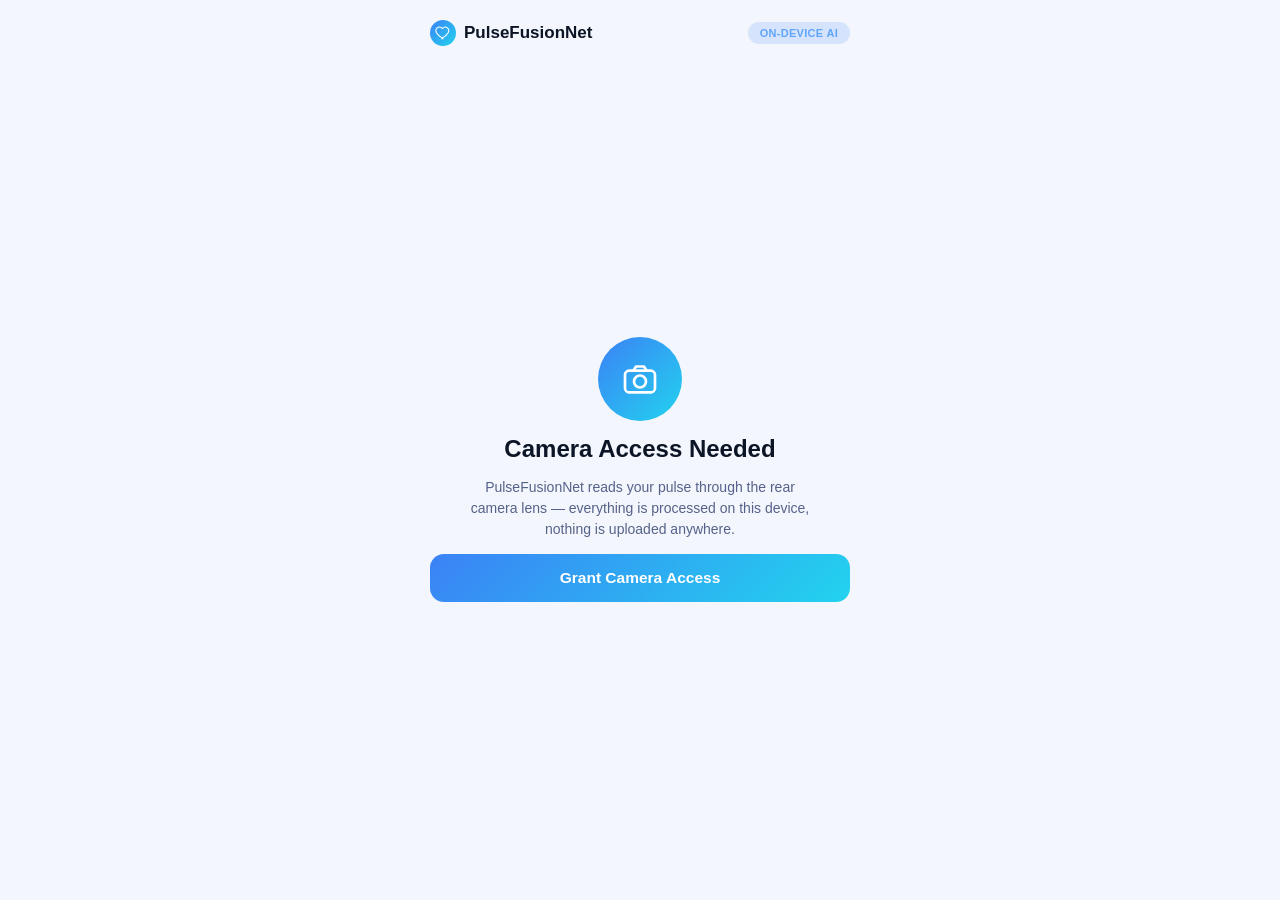
<file: web_app/index.html>
<!doctype html>
<html lang="en">
<head>
<meta charset="UTF-8" />
<meta name="viewport" content="width=device-width, initial-scale=1, viewport-fit=cover, maximum-scale=1" />
<title>PulseFusionNet — Heart Rate</title>
<meta name="description" content="Camera-based PPG heart-rate monitor. Runs entirely on your phone — no server, no network calls." />
<meta name="theme-color" content="#05070c" />
<link rel="manifest" href="manifest.webmanifest" />
<link rel="apple-touch-icon" href="icons/icon-192.png" />
<link rel="icon" href="icons/icon-192.png" />
<meta name="apple-mobile-web-app-capable" content="yes" />
<meta name="apple-mobile-web-app-status-bar-style" content="black-translucent" />
<meta name="apple-mobile-web-app-title" content="PulseFusion" />
<link rel="stylesheet" href="style.css" />
</head>
<body>
<!-- Stroke-icon sprite — no emoji, mirrors the Android app's custom Icons.kt set -->
<svg style="display:none" aria-hidden="true">
  <symbol id="i-heart" viewBox="0 0 24 24"><path d="M12 20.5s-7.5-4.6-10-9.3C.4 8 1.6 4.5 5 3.4c2.3-.7 4.6.2 6 2.1 1.4-1.9 3.7-2.8 6-2.1 3.4 1.1 4.6 4.6 3 7.8-2.5 4.7-10 9.3-10 9.3z" fill="none" stroke="currentColor" stroke-width="1.6" stroke-linejoin="round"/></symbol>
  <symbol id="i-camera" viewBox="0 0 24 24"><rect x="3" y="7" width="18" height="13" rx="2.5" fill="none" stroke="currentColor" stroke-width="1.6"/><path d="M8 7l1.6-2.5h4.8L16 7" fill="none" stroke="currentColor" stroke-width="1.6" stroke-linejoin="round"/><circle cx="12" cy="13.5" r="3.6" fill="none" stroke="currentColor" stroke-width="1.6"/></symbol>
  <symbol id="i-finger" viewBox="0 0 24 24"><path d="M12 3c-3.3 0-6 2.7-6 6v4c0 3.9 2.6 7.2 6 8 3.4-.8 6-4.1 6-8V9c0-3.3-2.7-6-6-6z" fill="none" stroke="currentColor" stroke-width="1.6"/><path d="M9 12v1c0 2.2 1.3 4 3 4.6M15 12v1c0 .8-.1 1.6-.4 2.3M12 8v1M9 10.2v.3" fill="none" stroke="currentColor" stroke-width="1.4" stroke-linecap="round"/></symbol>
  <symbol id="i-flash" viewBox="0 0 24 24"><path d="M13 2 4 14h6l-1 8 9-12h-6l1-8z" fill="none" stroke="currentColor" stroke-width="1.6" stroke-linejoin="round"/></symbol>
  <symbol id="i-chevron" viewBox="0 0 24 24"><path d="M9 5l7 7-7 7" fill="none" stroke="currentColor" stroke-width="1.8" stroke-linecap="round" stroke-linejoin="round"/></symbol>
  <symbol id="i-warn" viewBox="0 0 24 24"><path d="M12 3 2 20h20L12 3z" fill="none" stroke="currentColor" stroke-width="1.6" stroke-linejoin="round"/><path d="M12 10v4M12 16.5v.1" stroke="currentColor" stroke-width="1.8" stroke-linecap="round"/></symbol>
  <symbol id="i-check" viewBox="0 0 24 24"><circle cx="12" cy="12" r="9" fill="none" stroke="currentColor" stroke-width="1.6"/><path d="M8 12.5l2.6 2.6L16 9.5" fill="none" stroke="currentColor" stroke-width="1.8" stroke-linecap="round" stroke-linejoin="round"/></symbol>
  <symbol id="i-refresh" viewBox="0 0 24 24"><path d="M4 12a8 8 0 0 1 14-5.3M20 12a8 8 0 0 1-14 5.3" fill="none" stroke="currentColor" stroke-width="1.6" stroke-linecap="round"/><path d="M18 3v4h-4M6 21v-4h4" stroke="currentColor" stroke-width="1.6" stroke-linecap="round" stroke-linejoin="round"/></symbol>
  <symbol id="i-target" viewBox="0 0 24 24"><circle cx="12" cy="12" r="8.5" fill="none" stroke="currentColor" stroke-width="1.4"/><circle cx="12" cy="12" r="4.5" fill="none" stroke="currentColor" stroke-width="1.4"/><circle cx="12" cy="12" r="1" fill="currentColor"/></symbol>
  <symbol id="i-clock" viewBox="0 0 24 24"><circle cx="12" cy="12" r="9" fill="none" stroke="currentColor" stroke-width="1.6"/><path d="M12 7v5l3.5 2" fill="none" stroke="currentColor" stroke-width="1.6" stroke-linecap="round" stroke-linejoin="round"/></symbol>
  <symbol id="i-bulb" viewBox="0 0 24 24"><path d="M9 18h6M10 21h4M8 14a5 5 0 1 1 8 0c-.8.9-1.3 1.6-1.3 2.6h-5.4c0-1-.5-1.7-1.3-2.6z" fill="none" stroke="currentColor" stroke-width="1.6" stroke-linejoin="round"/></symbol>
  <symbol id="i-pin" viewBox="0 0 24 24"><path d="M12 21s7-6.3 7-11.5A7 7 0 1 0 5 9.5C5 14.7 12 21 12 21z" fill="none" stroke="currentColor" stroke-width="1.6" stroke-linejoin="round"/><circle cx="12" cy="9.5" r="2.4" fill="none" stroke="currentColor" stroke-width="1.4"/></symbol>
  <symbol id="i-shield" viewBox="0 0 24 24"><path d="M12 3l7 3v6c0 4.5-3 7.7-7 9-4-1.3-7-4.5-7-9V6l7-3z" fill="none" stroke="currentColor" stroke-width="1.6" stroke-linejoin="round"/></symbol>
  <symbol id="i-bars" viewBox="0 0 24 24"><path d="M5 20V11M11 20V6M17 20v-7" stroke="currentColor" stroke-width="1.8" stroke-linecap="round"/></symbol>
</svg>

<div id="app">
  <div class="brand-row">
    <div class="brand"><span class="brand-icon"><svg class="icon" width="16" height="16"><use href="#i-heart"/></svg></span><span>PulseFusionNet</span></div>
    <span class="pill pill-blue">ON-DEVICE AI</span>
  </div>

  <section id="screen-permission" class="screen">
    <div class="center">
      <div class="hero-icon"><svg class="icon" width="40" height="40"><use href="#i-camera"/></svg></div>
      <h1>Camera Access Needed</h1>
      <p class="sub">PulseFusionNet reads your pulse through the rear camera lens — everything is processed on this device, nothing is uploaded anywhere.</p>
      <button id="btn-grant" class="btn">Grant Camera Access</button>
      <p id="permission-error" class="sub hidden" style="color:var(--pulse)"></p>
    </div>
  </section>

  <section id="screen-home" class="screen">
    <div class="scroll">
      <div class="hero-card">
        <svg class="icon heartbeat" width="44" height="44"><use href="#i-heart"/></svg>
        <h2>Ready when you are</h2>
        <p class="sub">60-second on-device pulse scan</p>
      </div>

      <button id="btn-start" class="btn"><svg class="icon" width="18" height="18"><use href="#i-finger"/></svg>Start Measurement</button>

      <div class="card collapsible" id="how-it-works-toggle">
        <div class="card-row">
          <div class="section-header"><svg class="icon" width="16" height="16"><use href="#i-bulb"/></svg><span>How it works</span></div>
          <svg id="how-chevron" class="icon chevron" width="16" height="16"><use href="#i-chevron"/></svg>
        </div>
        <div id="how-it-works-body" class="collapsible-body hidden">
          <div class="step-row"><div class="step-icon"><svg class="icon" width="14" height="14"><use href="#i-camera"/></svg></div><div><b>Open the scanner</b><p class="sub small">Tap Start Measurement to activate the rear camera.</p></div></div>
          <div class="step-row"><div class="step-icon"><svg class="icon" width="14" height="14"><use href="#i-finger"/></svg></div><div><b>Cover the lens</b><p class="sub small">Rest your fingertip flat over the camera, flash needed only if ambient light is low.</p></div></div>
          <div class="step-row"><div class="step-icon"><svg class="icon" width="14" height="14"><use href="#i-clock"/></svg></div><div><b>Hold steady</b><p class="sub small">Keep still for 60 seconds while the signal stabilizes.</p></div></div>
          <div class="step-row"><div class="step-icon"><svg class="icon" width="14" height="14"><use href="#i-check"/></svg></div><div><b>Read your result</b><p class="sub small">The on-device model returns your BPM and confidence.</p></div></div>
        </div>
      </div>

      <div class="card">
        <div class="section-header"><svg class="icon" width="18" height="18"><use href="#i-pin"/></svg><span>Scanning Guidance</span></div>
        <div class="step-row"><div class="step-icon cyan"><svg class="icon" width="12" height="12"><use href="#i-target"/></svg></div><div><b class="small">Reliable Range: 54 – 135 BPM</b><p class="sub small">Optimized for still resting measurement on smartphone camera optical sensors.</p></div></div>
        <div class="step-row"><div class="step-icon cyan"><svg class="icon" width="12" height="12"><use href="#i-clock"/></svg></div><div><b class="small">Post-Exercise Tip (Wait 3 Mins)</b><p class="sub small">After heavy exercise, rest for 3 minutes before measuring for your pulse to stabilize.</p></div></div>
        <div class="step-row"><div class="step-icon cyan"><svg class="icon" width="12" height="12"><use href="#i-warn"/></svg></div><div><b class="small">Elevated Heart Rate Tip</b><p class="sub small">If your heart felt fast during measurement, wait 3 minutes and re-measure while sitting comfortably.</p></div></div>
      </div>

      <div class="note"><svg class="icon" width="15" height="15"><use href="#i-shield"/></svg><span>General wellness reference only — not a medical device.</span></div>
    </div>
  </section>

  <section id="screen-detecting" class="screen">
    <div class="screen-header">
      <div class="header-left"><button id="btn-cancel" class="icon-btn"><svg class="icon" width="20" height="20"><use href="#i-chevron" style="transform:rotate(180deg)"/></svg></button><span>Finger Detection</span></div>
      <button id="btn-flash" class="pill pill-toggle hidden"><svg class="icon" width="16" height="16"><use href="#i-flash"/></svg><span>Flash OFF</span></button>
    </div>

    <div class="center" style="flex:0 0 auto;padding:20px 0">
      <div id="detecting-ring" class="ring">
        <video id="camera-preview" autoplay muted playsinline></video>
        <div class="ring-overlay"></div>
        <svg class="icon finger-pulse" id="finger-icon" width="38" height="38"><use href="#i-finger"/></svg>
      </div>
    </div>

    <div class="card">
      <div class="status-row">
        <span id="detecting-dot" class="dot"></span>
        <div><b id="detecting-title">Waiting for finger…</b><p id="detecting-status" class="sub small">Cover the camera lens completely with your fingertip</p></div>
      </div>
      <div class="progress-track"><div id="stabilization-bar" class="progress-fill"></div></div>
    </div>

    <div id="detecting-wave-card" class="card hidden">
      <p class="label">LIVE SIGNAL</p>
      <canvas id="wave-detecting-card" width="360" height="70"></canvas>
    </div>

    <div class="note">
      <svg class="icon" width="18" height="18"><use href="#i-bulb"/></svg>
      <span>Note: When ambient light is low or dark, turn ON the flash for better signal.</span>
    </div>
    <pre id="debug" class="hidden"></pre>
  </section>

  <section id="screen-measuring" class="screen">
    <div class="screen-header">
      <span>Measuring</span>
      <div class="header-right">
        <button id="btn-flash-m" class="pill pill-toggle hidden"><svg class="icon" width="14" height="14"><use href="#i-flash"/></svg><span>Flash OFF</span></button>
        <span class="pill-live"><span class="dot live"></span>LIVE</span>
      </div>
    </div>

    <div id="finger-status-pill" class="status-pill"><span class="dot"></span><span id="finger-status-text">Finger detected — measuring</span></div>

    <div class="center" style="flex:0 0 auto;padding:16px 0">
      <div class="ring ring-lg">
        <video id="camera-preview-m" autoplay muted playsinline></video>
        <div class="ring-overlay strong"></div>
        <div class="ring-center">
          <span id="seconds-remaining" class="seconds">60</span>
          <span id="seconds-label" class="seconds-label">sec left</span>
        </div>
      </div>
    </div>

    <div class="live-reading-card">
      <p class="label">LIVE READING</p>
      <div class="big-bpm"><span id="live-bpm">--</span><span class="unit">BPM</span></div>
      <p class="sub small">Updates every 3 seconds</p>
    </div>

    <div id="measuring-wave-card" class="card hidden">
      <p class="label">PPG SIGNAL</p>
      <canvas id="wave-measuring" width="360" height="70"></canvas>
    </div>

    <div class="quality-row">
      <div class="quality-label-row"><span class="sub small">Signal Quality</span><span id="signal-quality-text" class="sub small cyan">0%</span></div>
      <div class="progress-track"><div id="signal-quality-bar" class="progress-fill quality"></div></div>
    </div>

    <button id="btn-cancel-measuring" class="btn secondary" style="margin-top:16px">Cancel</button>
  </section>

  <section id="screen-result" class="screen">
    <div class="scroll">
      <div class="row-between">
        <h1 style="font-size:22px">Your Result</h1>
        <span class="pill pill-green">COMPLETE</span>
      </div>

      <div class="result-card">
        <div id="result-icon" class="hero-icon sm"><svg class="icon" width="24" height="24"><use href="#i-heart"/></svg></div>
        <p class="label">HEART RATE</p>
        <div class="result-bpm"><span id="result-bpm">--</span></div>
        <p class="sub" style="margin-top:-8px">BPM</p>
        <span id="result-zone" class="zone-badge zone-normal">NORMAL</span>
      </div>

      <p id="result-tachycardia" class="warning-banner hidden">Reading may be a halved high heart rate. If you felt your heart racing, re-measure to confirm.</p>

      <div class="stat-row">
        <div class="stat-card"><svg class="icon" width="16" height="16"><use href="#i-target"/></svg><div id="result-confidence" class="value">--</div><div class="label">Confidence</div></div>
        <div class="stat-card"><svg class="icon" width="16" height="16"><use href="#i-finger"/></svg><div id="result-samples" class="value">--</div><div class="label">Readings</div></div>
        <div class="stat-card"><svg class="icon" width="16" height="16"><use href="#i-bars"/></svg><div id="result-sqi" class="value">--</div><div class="label">Signal Quality</div></div>
      </div>

      <div class="card">
        <div class="section-header"><svg class="icon" width="16" height="16"><use href="#i-bars"/></svg><span>Heart rate zones</span></div>
        <div class="zone-legend">
          <div class="zone-row"><span class="zone-dot" style="background:#60a5fa"></span><b>&lt; 60 BPM</b><span class="sub small">Bradycardia</span></div>
          <div class="zone-row"><span class="zone-dot" style="background:var(--ok)"></span><b>60–100 BPM</b><span class="sub small">Normal Resting</span></div>
          <div class="zone-row"><span class="zone-dot" style="background:var(--warn)"></span><b>100–120 BPM</b><span class="sub small">Elevated</span></div>
          <div class="zone-row"><span class="zone-dot" style="background:var(--pulse)"></span><b>&gt; 120 BPM</b><span class="sub small">High — Rest &amp; Recheck</span></div>
        </div>
      </div>

      <div class="note"><svg class="icon" width="15" height="15"><use href="#i-shield"/></svg><span>For general wellness &amp; research reference only. Not a medical device.</span></div>

      <button id="btn-done" class="btn"><svg class="icon" width="16" height="16"><use href="#i-check"/></svg>Done</button>
      <button id="btn-again" class="btn secondary"><svg class="icon" width="16" height="16"><use href="#i-refresh"/></svg>Measure Again</button>
    </div>
  </section>

  <section id="screen-failed" class="screen">
    <div class="scroll">
      <div class="center" style="flex:0 0 auto;padding-top:8px">
        <div class="hero-icon warn"><svg class="icon" width="40" height="40"><use href="#i-warn"/></svg></div>
        <h1 style="color:var(--pulse)">Measurement Failed</h1>
        <p id="failed-reason" class="sub"></p>
      </div>
      <div class="card">
        <div class="section-header"><svg class="icon" width="16" height="16"><use href="#i-pin"/></svg><span>Tips for accurate reading</span></div>
        <div class="tip-row"><svg class="icon" width="14" height="14"><use href="#i-chevron"/></svg><span>Keep your finger flat and still on the lens</span></div>
        <div class="tip-row"><svg class="icon" width="14" height="14"><use href="#i-chevron"/></svg><span>Apply gentle, steady pressure — not too hard</span></div>
        <div class="tip-row"><svg class="icon" width="14" height="14"><use href="#i-chevron"/></svg><span>Rest your arm on a surface to reduce motion</span></div>
        <div class="tip-row"><svg class="icon" width="14" height="14"><use href="#i-chevron"/></svg><span>Avoid scrolling or tapping during measurement</span></div>
        <div class="tip-row"><svg class="icon" width="14" height="14"><use href="#i-chevron"/></svg><span>If outdoors, shade the camera from direct sunlight</span></div>
      </div>
      <button id="btn-retry" class="btn"><svg class="icon" width="16" height="16"><use href="#i-refresh"/></svg>Try Again</button>
      <button id="btn-failed-home" class="btn-text">Back to home</button>
    </div>
  </section>
</div>
<script type="module" src="js/app.js"></script>
</body>
</html>
</file>
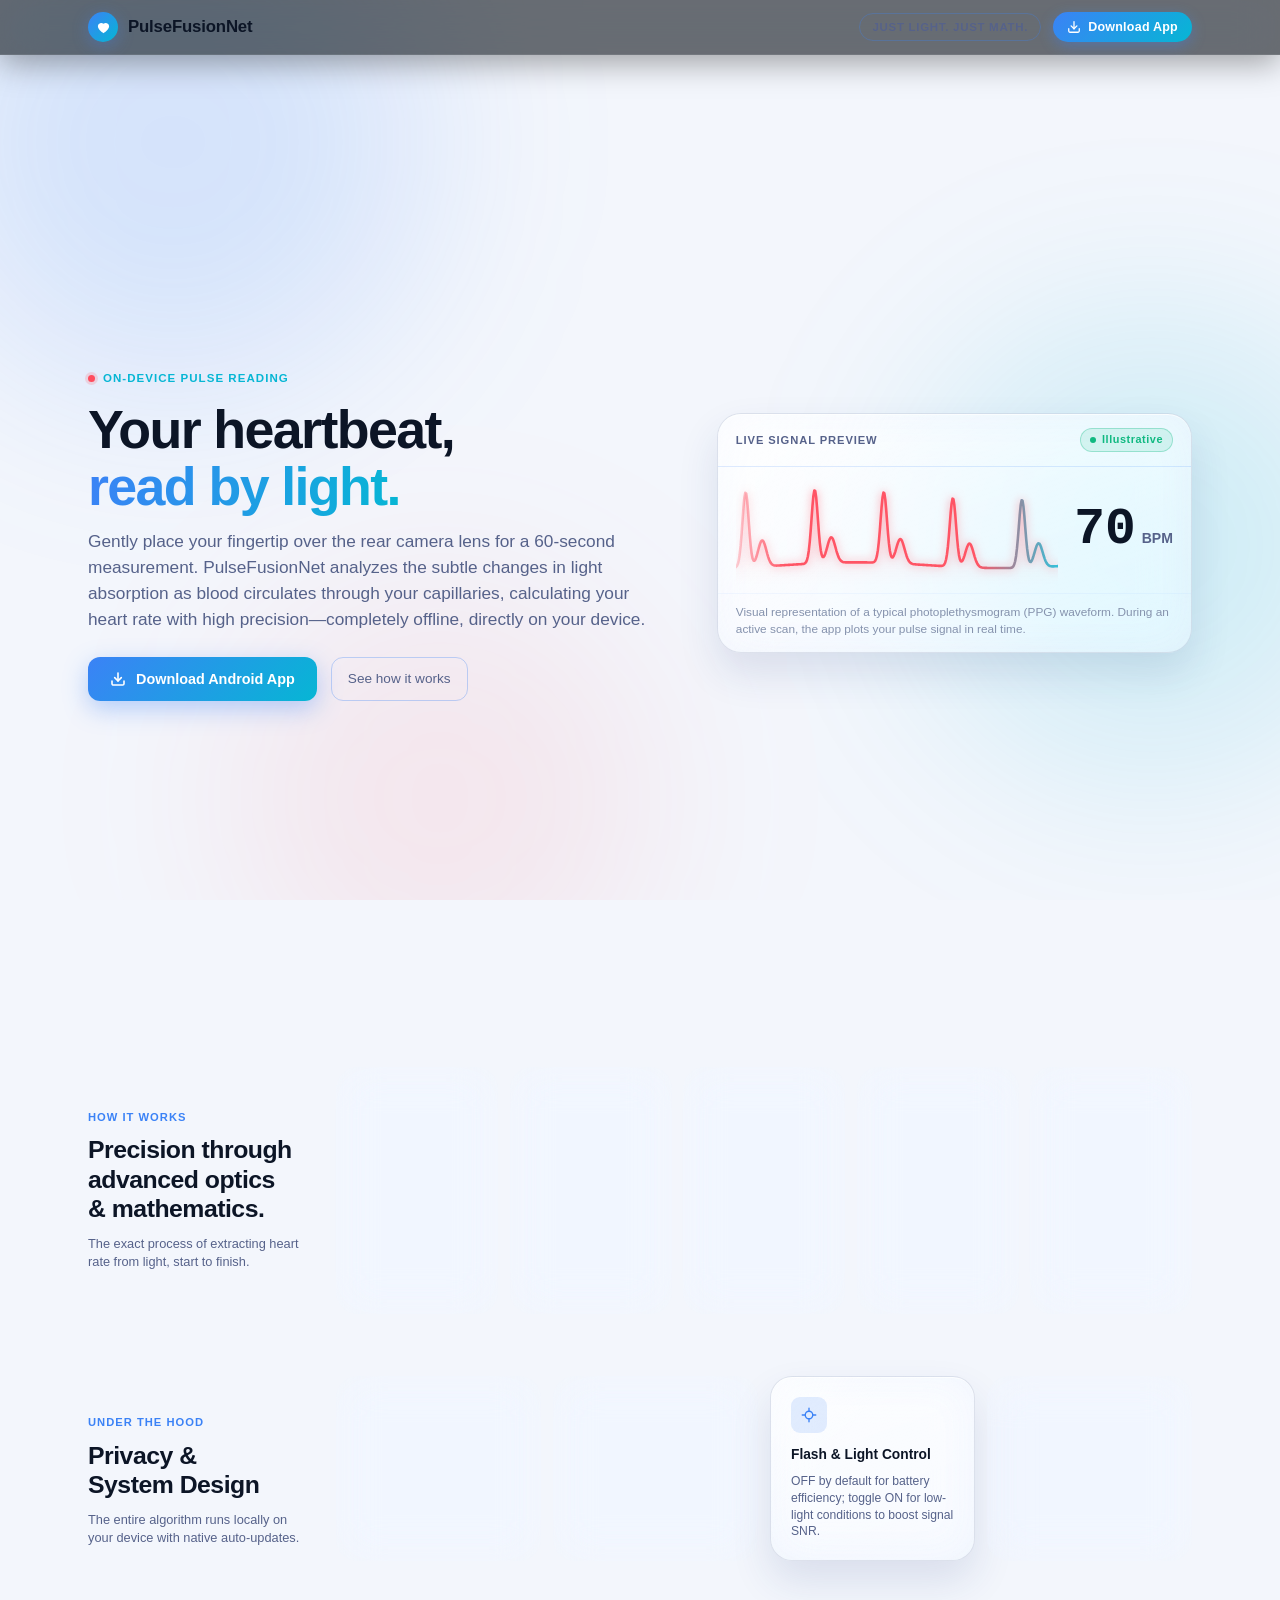
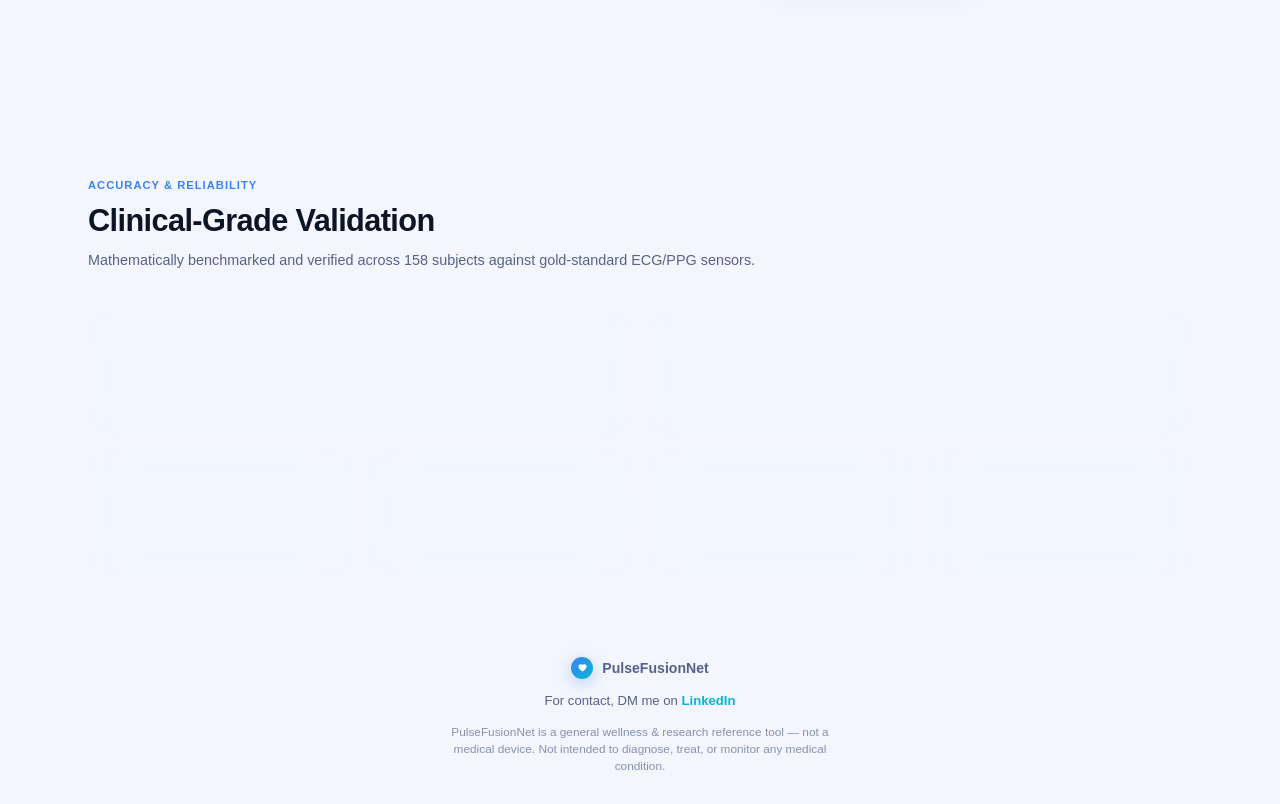
<file: website/index.html>
<!DOCTYPE html>
<html lang="en">

<head>
  <meta charset="UTF-8" />
  <meta name="viewport" content="width=device-width, initial-scale=1" />
  <title>PulseFusionNet — Your heartbeat, read by light</title>
  <meta name="description"
    content="PulseFusionNet reads your pulse from a fingertip and a camera, entirely on-device." />

  <style>
    :root {
      --bg: #05070c;
      --surface: #0b1220;
      --surface-2: #101b2e;
      --ink: #eaf2ff;
      --muted: #8b9ab5;
      --muted-2: #56658a;
      --blue: #3b82f6;
      --cyan: #06b6d4;
      --pulse: #ff4d5e;
      --ok: #10b981;
      --border: rgba(120, 160, 255, 0.14);
      --border-strong: rgba(120, 160, 255, 0.28);
      --font-sans: -apple-system, BlinkMacSystemFont, "Segoe UI", Roboto, "Helvetica Neue", Arial, sans-serif;
      --font-mono: ui-monospace, "SF Mono", "Cascadia Code", "Roboto Mono", "Courier New", monospace;
      --shadow: 0 24px 60px rgba(0, 0, 0, 0.45);

      /* Liquid-glass tokens — Glossy, translucent, ambient glow */
      --glass-bg: linear-gradient(160deg, rgba(255, 255, 255, 0.085), rgba(255, 255, 255, 0.02));
      --glass-border: rgba(255, 255, 255, 0.13);
      --glass-border-hover: rgba(59, 130, 246, 0.38);
      --glass-sheen: rgba(255, 255, 255, 0.18);
      --glass-shadow: inset 0 1px 0 rgba(255, 255, 255, 0.16), inset 0 0 46px rgba(59, 130, 246, 0.06), 0 20px 44px rgba(0, 0, 0, 0.35);
      --glass-shadow-hover: inset 0 1px 0 rgba(255, 255, 255, 0.24), inset 0 0 56px rgba(59, 130, 246, 0.12), 0 26px 52px rgba(0, 0, 0, 0.45);
    }

    :root[data-theme="light"] {
      --bg: #f3f6fc;
      --surface: #ffffff;
      --surface-2: #eef2fb;
      --ink: #0c1526;
      --muted: #56628a;
      --muted-2: #8592ad;
      --border: rgba(59, 130, 246, 0.16);
      --border-strong: rgba(59, 130, 246, 0.3);
      --shadow: 0 24px 50px rgba(30, 60, 120, 0.1);
      --glass-bg: linear-gradient(160deg, rgba(255, 255, 255, 0.78), rgba(255, 255, 255, 0.48));
      --glass-border: rgba(30, 60, 120, 0.14);
      --glass-border-hover: rgba(59, 130, 246, 0.38);
      --glass-sheen: rgba(255, 255, 255, 0.7);
      --glass-shadow: inset 0 1px 0 rgba(255, 255, 255, 0.7), inset 0 0 40px rgba(59, 130, 246, 0.05), 0 20px 40px rgba(30, 60, 120, 0.12);
      --glass-shadow-hover: inset 0 1px 0 rgba(255, 255, 255, 0.85), inset 0 0 50px rgba(59, 130, 246, 0.09), 0 26px 50px rgba(30, 60, 120, 0.16);
    }

    @media (prefers-color-scheme: light) {
      :root:not([data-theme="dark"]) {
        --bg: #f3f6fc;
        --surface: #ffffff;
        --surface-2: #eef2fb;
        --ink: #0c1526;
        --muted: #56628a;
        --muted-2: #8592ad;
        --border: rgba(59, 130, 246, 0.16);
        --border-strong: rgba(59, 130, 246, 0.3);
        --shadow: 0 24px 50px rgba(30, 60, 120, 0.1);
        --glass-bg: linear-gradient(160deg, rgba(255, 255, 255, 0.78), rgba(255, 255, 255, 0.48));
        --glass-border: rgba(30, 60, 120, 0.14);
        --glass-border-hover: rgba(59, 130, 246, 0.38);
        --glass-sheen: rgba(255, 255, 255, 0.7);
        --glass-shadow: inset 0 1px 0 rgba(255, 255, 255, 0.7), inset 0 0 40px rgba(59, 130, 246, 0.05), 0 20px 40px rgba(30, 60, 120, 0.12);
        --glass-shadow-hover: inset 0 1px 0 rgba(255, 255, 255, 0.85), inset 0 0 50px rgba(59, 130, 246, 0.09), 0 26px 50px rgba(30, 60, 120, 0.16);
      }
    }

    * {
      box-sizing: border-box;
      margin: 0;
      padding: 0;
    }

    html {
      -webkit-text-size-adjust: 100%;
      scroll-behavior: smooth;
    }

    body {
      background: var(--bg);
      color: var(--ink);
      font-family: var(--font-sans);
      line-height: 1.45;
      overflow-x: hidden;
      transition: background 0.3s ease, color 0.3s ease;
    }

    ::selection {
      background: var(--blue);
      color: #fff;
    }

    a {
      color: inherit;
      text-decoration: none;
    }

    .num {
      font-family: var(--font-mono);
      font-variant-numeric: tabular-nums;
    }

    .wrap {
      max-width: 1200px;
      margin: 0 auto;
      width: 100%;
      padding: 0 clamp(20px, 4vw, 48px);
    }

    /* ── Viewport Sections ───────────────────────────────────── */
    .vh-section {
      min-height: auto;
      display: flex;
      flex-direction: column;
      justify-content: center;
      position: relative;
      padding: clamp(60px, 8vh, 100px) 0;
      box-sizing: border-box;
      z-index: 1;
    }

    /* ── Specific Section Spacing Adjustments ────────────────── */
    #hero {
      padding-top: clamp(40px, 6vh, 70px);
      padding-bottom: clamp(15px, 2vh, 30px);
    }

    #how {
      padding-top: clamp(20px, 3vh, 40px);
      padding-bottom: clamp(90px, 12vh, 140px);
    }

    #trust {
      padding-top: clamp(80px, 10vh, 120px);
      padding-bottom: clamp(60px, 8vh, 100px);
    }

    @media (max-width: 960px),
    (max-height: 720px) {
      html {
        scroll-snap-type: none;
      }

      .vh-section {
        height: auto;
        min-height: auto;
        padding: 32px 0;
      }
    }

    /* ── Ambient Glow Background ────────────────────────────── */
    .bg-glow {
      position: fixed;
      inset: 0;
      pointer-events: none;
      z-index: 0;
      overflow: hidden;
    }

    .bg-glow span {
      position: absolute;
      border-radius: 50%;
      filter: blur(95px);
    }

    .bg-glow .g1 {
      width: 500px;
      height: 500px;
      top: -12%;
      left: -6%;
      background: rgba(59, 130, 246, 0.16);
    }

    .bg-glow .g2 {
      width: 460px;
      height: 460px;
      top: 35%;
      right: -8%;
      background: rgba(6, 182, 212, 0.14);
    }

    .bg-glow .g3 {
      width: 420px;
      height: 420px;
      bottom: -12%;
      left: 18%;
      background: rgba(255, 77, 94, 0.09);
    }

    /* ── Sticky Liquid-Glass Navbar ─────────────────────────── */
    .navbar-sticky {
      position: fixed;
      top: 0;
      left: 0;
      right: 0;
      z-index: 10000;
      padding: 12px 0;
      background: rgba(13, 17, 23, 0.60);
      backdrop-filter: blur(20px) saturate(180%);
      -webkit-backdrop-filter: blur(20px) saturate(180%);
      border-bottom: 1px solid rgba(255, 255, 255, 0.08);
      box-shadow: 0 8px 32px 0 rgba(0, 0, 0, 0.35);
    }

    .nav-inner {
      display: flex;
      align-items: center;
      justify-content: space-between;
    }

    .brand {
      display: flex;
      align-items: center;
      gap: 10px;
      font-weight: 700;
      font-size: 1.05rem;
      letter-spacing: -0.01em;
    }

    .brand-mark {
      width: 30px;
      height: 30px;
      border-radius: 50%;
      background: linear-gradient(135deg, var(--blue), var(--cyan));
      display: grid;
      place-items: center;
      flex-shrink: 0;
      box-shadow: 0 4px 16px rgba(59, 130, 246, 0.35);
    }

    .brand-mark svg {
      width: 15px;
      height: 15px;
    }

    .nav-tag {
      font-size: 0.72rem;
      font-weight: 600;
      letter-spacing: 0.06em;
      text-transform: uppercase;
      color: var(--muted);
      border: 1px solid var(--border-strong);
      border-radius: 20px;
      padding: 5px 12px;
      white-space: nowrap;
    }

    .btn-download-nav {
      display: inline-flex;
      align-items: center;
      gap: 7px;
      font-size: 0.78rem;
      font-weight: 700;
      letter-spacing: 0.02em;
      color: #fff;
      background: linear-gradient(135deg, var(--blue), var(--cyan));
      border: none;
      padding: 6px 14px;
      border-radius: 20px;
      text-decoration: none;
      box-shadow: 0 4px 14px rgba(59, 130, 246, 0.38);
      transition: transform 0.2s ease, box-shadow 0.2s ease;
    }

    .btn-download-nav:hover {
      transform: translateY(-1.5px);
      box-shadow: 0 6px 20px rgba(59, 130, 246, 0.55);
      color: #fff;
    }

    /* ── Section 1: Hero Layout ─────────────────────────────── */
    #hero {
      justify-content: flex-start;
      padding-top: clamp(80px, 12vh, 110px);
      padding-bottom: clamp(20px, 3vh, 36px);
    }

    .hero-inner {
      display: flex;
      flex-direction: column;
      height: 100%;
      min-height: calc(100vh - clamp(36px, 5.5vh, 64px));
      position: relative;
      z-index: 1;
    }

    .hero-grid {
      display: grid;
      grid-template-columns: 1.1fr 0.9fr;
      gap: clamp(24px, 4vw, 48px);
      align-items: center;
      flex: 1;
      margin: auto 0;
    }

    @media (max-width: 900px) {
      .hero-grid {
        grid-template-columns: 1fr;
        gap: 28px;
      }
    }

    .eyebrow {
      display: inline-flex;
      align-items: center;
      gap: 8px;
      font-size: 0.72rem;
      font-weight: 700;
      letter-spacing: 0.09em;
      text-transform: uppercase;
      color: var(--cyan);
      margin-bottom: 14px;
    }

    .eyebrow::before {
      content: "";
      width: 7px;
      height: 7px;
      border-radius: 50%;
      background: var(--pulse);
      box-shadow: 0 0 0 3px rgba(255, 77, 94, 0.18);
      animation: dotpulse 1.1s ease-in-out infinite;
    }

    @keyframes dotpulse {

      0%,
      100% {
        opacity: 1;
      }

      50% {
        opacity: 0.35;
      }
    }

    h1 {
      font-size: clamp(2.2rem, 4.2vw, 3.6rem);
      font-weight: 800;
      letter-spacing: -0.03em;
      line-height: 1.06;
      text-wrap: balance;
    }

    h1 em {
      font-style: normal;
      background: linear-gradient(100deg, var(--blue), var(--cyan));
      -webkit-background-clip: text;
      background-clip: text;
      -webkit-text-fill-color: transparent;
    }

    .hero-sub {
      margin-top: 14px;
      font-size: clamp(0.92rem, 1.4vw, 1.08rem);
      color: var(--muted);
      line-height: 1.5;
      text-wrap: pretty;
    }

    .hero-actions {
      display: flex;
      align-items: center;
      gap: 14px;
      margin-top: 24px;
      flex-wrap: wrap;
    }

    .btn-primary {
      display: inline-flex;
      align-items: center;
      gap: 10px;
      padding: 12px 22px;
      border-radius: 12px;
      font-weight: 700;
      font-size: 0.9rem;
      background: linear-gradient(135deg, var(--blue), var(--cyan));
      color: #fff;
      box-shadow: 0 8px 24px rgba(59, 130, 246, 0.35);
      text-decoration: none;
      border: none;
      cursor: pointer;
      transition: transform 0.2s ease, box-shadow 0.2s ease;
    }

    .btn-primary:hover {
      transform: translateY(-2px);
      box-shadow: 0 12px 30px rgba(59, 130, 246, 0.45);
    }

    .btn-ghost {
      font-size: 0.85rem;
      color: var(--muted);
      border: 1px solid var(--border-strong);
      padding: 11px 16px;
      border-radius: 12px;
      text-decoration: none;
      transition: border-color 0.2s ease, color 0.2s ease;
    }

    .btn-ghost:hover {
      border-color: var(--blue);
      color: var(--ink);
    }

    /* ── Monitor card (Liquid Glass UI) ─────────────────────── */
    .monitor {
      position: relative;
      background: var(--glass-bg);
      backdrop-filter: blur(24px) saturate(160%);
      -webkit-backdrop-filter: blur(24px) saturate(160%);
      border: 1px solid var(--glass-border);
      border-radius: 24px;
      box-shadow: var(--glass-shadow);
      overflow: hidden;
      transition: transform 0.35s cubic-bezier(0.2, 0.8, 0.2, 1), box-shadow 0.35s ease, border-color 0.3s ease;
    }

    .monitor::before {
      content: "";
      position: absolute;
      inset: 0;
      z-index: 0;
      pointer-events: none;
      background: linear-gradient(125deg, var(--glass-sheen) 0%, transparent 35%);
      opacity: 0.75;
    }

    .monitor:hover {
      transform: translateY(-4px);
      border-color: var(--glass-border-hover);
      box-shadow: var(--glass-shadow-hover);
    }

    .monitor>* {
      position: relative;
      z-index: 1;
    }

    .monitor-top {
      display: flex;
      align-items: center;
      justify-content: space-between;
      padding: 14px 18px;
      border-bottom: 1px solid var(--border);
    }

    .monitor-label {
      font-size: 0.7rem;
      letter-spacing: 0.08em;
      text-transform: uppercase;
      color: var(--muted);
      font-weight: 600;
    }

    .live-chip {
      display: inline-flex;
      align-items: center;
      gap: 6px;
      font-size: 0.68rem;
      font-weight: 700;
      letter-spacing: 0.05em;
      color: var(--ok);
      background: rgba(16, 185, 129, 0.12);
      border: 1px solid rgba(16, 185, 129, 0.3);
      border-radius: 20px;
      padding: 3px 9px;
    }

    .live-chip::before {
      content: "";
      width: 6px;
      height: 6px;
      border-radius: 50%;
      background: var(--ok);
      animation: dotpulse 1.4s ease-in-out infinite;
    }

    .monitor-body {
      display: grid;
      grid-template-columns: 1fr auto;
      align-items: center;
      gap: 16px;
      padding: 8px 18px;
    }

    .bpm-readout {
      display: flex;
      align-items: baseline;
      gap: 6px;
      padding: 10px 0;
    }

    .bpm-num {
      font-family: var(--font-mono);
      font-size: clamp(2.4rem, 5vw, 3.2rem);
      font-weight: 600;
      line-height: 1;
    }

    .bpm-unit {
      font-size: 0.88rem;
      color: var(--muted);
      font-weight: 600;
    }

    canvas#trace {
      display: block;
      width: 100%;
      height: 110px;
    }

    .monitor-foot {
      padding: 10px 18px 14px;
      font-size: 0.74rem;
      color: var(--muted-2);
      border-top: 1px solid rgba(120, 160, 255, 0.08);
    }

    /* ── Liquid Glass Tile (Rich Glass Gloss & Depth, NO Sweep) ─ */
    .glass {
      position: relative;
      background: var(--glass-bg);
      backdrop-filter: blur(22px) saturate(160%);
      -webkit-backdrop-filter: blur(22px) saturate(160%);
      border: 1px solid var(--glass-border);
      border-radius: 22px;
      box-shadow: var(--glass-shadow);
      padding: clamp(18px, 2.4vh, 26px);
      overflow: hidden;
      transition: transform 0.35s cubic-bezier(0.2, 0.8, 0.2, 1), box-shadow 0.35s ease, border-color 0.3s ease;
    }

    .glass::before {
      content: "";
      position: absolute;
      inset: 0;
      z-index: 0;
      pointer-events: none;
      background: linear-gradient(125deg, var(--glass-sheen) 0%, transparent 35%);
      opacity: 0.75;
    }

    .glass:hover {
      transform: translateY(-4px);
      border-color: var(--glass-border-hover);
      box-shadow: var(--glass-shadow-hover);
    }

    .glass>* {
      position: relative;
      z-index: 1;
    }

    /* ── Section Headers ────────────────────────────────────── */
    .section-head {
      margin-bottom: clamp(16px, 2.5vh, 24px);
    }

    .section-eyebrow {
      font-size: 0.7rem;
      font-weight: 700;
      letter-spacing: 0.09em;
      text-transform: uppercase;
      color: var(--blue);
      margin-bottom: 6px;
      display: block;
    }

    h2 {
      font-size: clamp(1.4rem, 2.4vw, 2.0rem);
      font-weight: 800;
      letter-spacing: -0.02em;
      text-wrap: balance;
    }

    .section-sub {
      margin-top: 6px;
      color: var(--muted);
      font-size: 0.9rem;
      text-wrap: pretty;
    }

    /* ── Section 2: Merged Side-by-Side Layout ──────────────── */
    .merged-inner {
      display: flex;
      flex-direction: column;
      justify-content: center;
      height: 100%;
      position: relative;
      z-index: 1;
    }

    .merged-inner {
      display: flex;
      flex-direction: column;
      justify-content: space-around;
      height: 100%;
      padding-top: clamp(40px, 6vh, 80px);
      padding-bottom: clamp(40px, 6vh, 80px);
      box-sizing: border-box;
    }

    .row-layout {
      display: flex;
      flex-direction: column;
      gap: clamp(40px, 7vh, 80px);
      width: 100%;
    }

    .row-section {
      display: grid;
      grid-template-columns: 220px 1fr;
      gap: 28px;
      align-items: center;
    }

    .row-head {
      display: flex;
      flex-direction: column;
      justify-content: center;
    }

    .row-head h2 {
      font-size: clamp(1.25rem, 2.2vw, 1.55rem);
      font-weight: 700;
      margin-top: 4px;
      margin-bottom: 6px;
      line-height: 1.18;
      color: var(--ink);
    }

    .row-head .section-sub {
      font-size: 0.8rem;
      color: var(--muted);
      line-height: 1.4;
    }

    .row-grid {
      display: grid;
      gap: 12px;
      align-items: stretch;
    }

    .row-grid.grid-5 {
      grid-template-columns: repeat(5, 1fr);
    }

    .row-grid.grid-4 {
      grid-template-columns: repeat(4, 1fr);
    }

    /* Cards */
    .step-card,
    .c-card,
    .tech-badge-card {
      padding: clamp(16px, 2.2vh, 24px) clamp(16px, 2vw, 20px);
      display: flex;
      flex-direction: column;
      gap: 8px;
      height: 100%;
      min-height: clamp(140px, 18vh, 195px);
      box-sizing: border-box;
      justify-content: flex-start;
    }

    .step-card .tile-index {
      font-family: var(--font-mono);
      font-size: 0.95rem;
      font-weight: 800;
      color: var(--cyan);
      line-height: 1;
    }

    .tile-title {
      font-size: 0.86rem;
      font-weight: 700;
      color: var(--ink);
    }

    .tile-body {
      color: var(--muted);
      font-size: 0.76rem;
      line-height: 1.38;
    }

    .tile-tag {
      align-self: flex-start;
      margin-top: 4px;
      font-family: var(--font-mono);
      font-size: 0.62rem;
      color: var(--cyan);
      background: rgba(6, 182, 212, 0.1);
      border: 1px solid rgba(6, 182, 212, 0.24);
      border-radius: 4px;
      padding: 1px 6px;
    }

    .c-card .tile-icon {
      width: 36px;
      height: 36px;
      border-radius: 9px;
      display: grid;
      place-items: center;
      background: rgba(59, 130, 246, 0.14);
      color: var(--blue);
      margin-bottom: 4px;
    }

    .c-card .tile-icon svg {
      width: 18px;
      height: 18px;
    }

    .tech-badge-card {
      background: linear-gradient(135deg, rgba(59, 130, 246, 0.12), rgba(6, 182, 212, 0.06));
      border-color: rgba(59, 130, 246, 0.28);
      justify-content: space-between;
    }

    .tech-badge-title {
      font-size: 0.86rem;
      font-weight: 700;
      color: var(--ink);
    }

    .tech-badge-sub {
      font-size: 0.74rem;
      color: var(--muted);
      margin-top: 2px;
      line-height: 1.35;
    }

    .tech-badge-tag {
      font-family: var(--font-mono);
      font-size: 0.64rem;
      font-weight: 700;
      color: var(--cyan);
      background: rgba(6, 182, 212, 0.12);
      border: 1px solid rgba(6, 182, 212, 0.28);
      padding: 2px 8px;
      border-radius: 4px;
      align-self: flex-start;
      margin-top: 6px;
    }

    /* ── Responsive Breakpoints & Mobile Adaptivity ───────── */
    @media (max-width: 1024px) {
      .row-grid.grid-5 {
        grid-template-columns: repeat(3, 1fr);
        gap: 14px;
      }

      .row-grid.grid-4 {
        grid-template-columns: repeat(2, 1fr);
        gap: 14px;
      }
    }

    @media (max-width: 900px) {
      .vh-section {
        min-height: auto !important;
        height: auto !important;
      }

      #hero {
        padding-top: clamp(85px, 12vh, 105px) !important;
        padding-bottom: 40px !important;
      }

      #how {
        padding-top: clamp(70px, 9vh, 95px) !important;
        padding-bottom: clamp(60px, 8vh, 85px) !important;
      }

      #trust {
        padding-top: clamp(60px, 8vh, 85px) !important;
        padding-bottom: clamp(40px, 6vh, 60px) !important;
      }

      .hero-inner,
      .merged-inner,
      .trust-inner {
        min-height: auto !important;
        height: auto !important;
      }

      .row-section {
        grid-template-columns: 1fr;
        gap: 16px;
      }

      .row-head {
        text-align: center;
        max-width: 600px;
        margin: 0 auto 20px;
      }

      .bento-subgrid {
        grid-template-columns: repeat(2, 1fr);
        gap: 10px;
      }
    }

    @media (max-width: 640px) {
      .nav-tag {
        display: none;
      }

      .btn-download-nav {
        padding: 5px 10px;
        font-size: 0.72rem;
      }

      .brand {
        font-size: 0.92rem;
        gap: 7px;
      }

      .brand-mark {
        width: 24px;
        height: 24px;
      }

      .row-grid.grid-5,
      .row-grid.grid-4 {
        grid-template-columns: repeat(2, 1fr);
        gap: 10px;
      }

      .step-card {
        padding: 12px 14px;
      }

      .step-card .tile-title {
        font-size: 0.85rem;
      }

      .step-card .tile-body {
        font-size: 0.76rem;
        line-height: 1.35;
      }

      .m-card {
        padding: 12px 14px;
      }

      .section-head {
        margin-bottom: 10px;
      }

      .metric-num {
        font-size: 0.95rem;
      }

      .metric-desc {
        font-size: 0.76rem;
        line-height: 1.35;
      }

      .hero-left {
        text-align: center;
      }

      .eyebrow {
        justify-content: center;
      }

      .hero-actions {
        justify-content: center;
        flex-direction: column;
        width: 100%;
        gap: 10px;
      }

      .hero-actions .btn-primary,
      .hero-actions .btn-ghost {
        width: 100%;
        justify-content: center;
      }
    }

    /* ── Section 3: Trust & Footer ──────────────────────────── */
    #trust {
      min-height: auto;
      height: auto;
      padding-top: clamp(40px, 6vh, 64px);
      padding-bottom: 28px;
    }

    .trust-inner {
      display: flex;
      flex-direction: column;
      min-height: auto;
      height: auto;
      gap: 18px;
      position: relative;
      z-index: 1;
    }

    /* Mobile-first: 2 columns. Featured = full-width. Sub-tiles = 1 col each (2×2). */
    .bento-trust {
      display: grid;
      grid-template-columns: repeat(2, 1fr);
      gap: 14px;
    }

    .m-card.featured-acc {
      grid-column: 1 / -1;
      background: linear-gradient(135deg, rgba(59, 130, 246, 0.14), rgba(6, 182, 212, 0.08));
      border-color: rgba(59, 130, 246, 0.32);
    }

    .m-card.sub-tile {
      grid-column: span 1;
    }

    /* Desktop: switch to 4-col so featured cards are side-by-side */
    @media (min-width: 769px) {
      .bento-trust {
        grid-template-columns: repeat(4, 1fr);
      }

      .m-card.featured-acc {
        grid-column: span 2;
      }
    }

    .m-card {
      padding: 16px 20px;
    }

    .metric-num {
      font-family: var(--font-mono);
      font-weight: 700;
      color: var(--ink);
      font-size: 1.12rem;
      margin-bottom: 6px;
    }

    .metric-num span {
      color: var(--cyan);
    }

    .metric-desc {
      color: var(--muted);
      font-size: 0.84rem;
      line-height: 1.45;
    }

    /* ── Footer ─────────────────────────────────────────────── */
    footer {
      padding-top: 24px;
      margin-top: 40px;
      border-top: 1px solid rgba(255, 255, 255, 0.06);
      display: flex;
      flex-direction: column;
      justify-content: center;
      align-items: center;
      gap: 8px;
      text-align: center;
      width: 100%;
    }

    .foot-brand {
      display: flex;
      align-items: center;
      gap: 9px;
      color: var(--muted);
      font-size: 0.88rem;
      font-weight: 600;
    }

    .foot-warning {
      font-size: 0.74rem;
      color: var(--muted-2);
      max-width: 64ch;
      line-height: 1.45;
    }

    .reveal {
      opacity: 0;
      transform: translateY(14px);
      transition: opacity 0.6s ease, transform 0.6s ease;
    }

    .reveal.in {
      opacity: 1;
      transform: translateY(0);
    }

    @media (prefers-reduced-motion: reduce) {
      * {
        animation-duration: 0.001ms !important;
        animation-iteration-count: 1 !important;
        transition-duration: 0.001ms !important;
      }
    }
  </style>
</head>

<body>

  <div class="bg-glow"><span class="g1"></span><span class="g2"></span><span class="g3"></span></div>

  <!-- ── Sticky Liquid-Glass Navbar ───────────────────────────── -->
  <nav class="navbar-sticky">
    <div class="wrap nav-inner">
      <div class="brand">
        <div class="brand-mark">
          <svg viewBox="0 0 24 24" fill="none">
            <path d="M12 21S3 15.5 3 9.5A5.5 5.5 0 0 1 12 6a5.5 5.5 0 0 1 9 3.5C21 15.5 12 21 12 21Z" fill="#fff" />
          </svg>
        </div>
        PulseFusionNet
      </div>
      <div style="display: flex; align-items: center; gap: 12px;">
        <div class="nav-tag">Just light. Just math.</div>
        <a class="btn-download-nav" href="https://github.com/piyush7911/PulseFusionNet/releases/latest" target="_blank"
          rel="noopener noreferrer">
          <svg width="14" height="14" viewBox="0 0 24 24" fill="none" stroke="currentColor" stroke-width="2.2"
            stroke-linecap="round" stroke-linejoin="round">
            <path d="M21 15v4a2 2 0 0 1-2 2H5a2 2 0 0 1-2-2v-4" />
            <polyline points="7 10 12 15 17 10" />
            <line x1="12" y1="15" x2="12" y2="3" />
          </svg>
          Download App
        </a>
      </div>
    </div>
  </nav>

  <!-- ══════════════════════════════════════════════════════════
     SECTION 1: HERO / START LANDING SECTION (100vh)
 ══════════════════════════════════════════════════════════ -->
  <header class="vh-section" id="hero">
    <div class="wrap hero-inner">

      <div class="hero-grid">
        <div class="hero-left">
          <span class="eyebrow">On-device pulse reading</span>
          <h1>Your heartbeat,<br /><em>read by light.</em></h1>
          <p class="hero-sub">
            Gently place your fingertip over the rear camera lens for a 60-second measurement.
            PulseFusionNet analyzes the subtle changes in light absorption as blood circulates through your capillaries,
            calculating your heart rate with high precision—completely offline, directly on your device.
          </p>
          <div class="hero-actions">
            <a class="btn-primary" href="https://github.com/piyush7911/PulseFusionNet/releases/latest" target="_blank"
              rel="noopener noreferrer"
              style="background: linear-gradient(135deg, var(--blue), var(--cyan)); color: #fff;">
              <svg width="16" height="16" viewBox="0 0 24 24" fill="none" stroke="currentColor" stroke-width="2.4"
                stroke-linecap="round" stroke-linejoin="round">
                <path d="M21 15v4a2 2 0 0 1-2 2H5a2 2 0 0 1-2-2v-4" />
                <polyline points="7 10 12 15 17 10" />
                <line x1="12" y1="15" x2="12" y2="3" />
              </svg>
              Download Android App
            </a>
            <a class="btn-ghost" href="#how">See how it works</a>
          </div>
        </div>

        <div class="hero-right">
          <div class="monitor">
            <div class="monitor-top">
              <span class="monitor-label">Live signal preview</span>
              <span class="live-chip">Illustrative</span>
            </div>
            <div class="monitor-body">
              <canvas id="trace" width="900" height="110"></canvas>
              <div class="bpm-readout">
                <span class="bpm-num num" id="bpmNum">0</span>
                <span class="bpm-unit">BPM</span>
              </div>
            </div>
            <div class="monitor-foot">Visual representation of a typical photoplethysmogram (PPG) waveform. During an
              active scan, the app plots your pulse signal in real time.</div>
          </div>
        </div>
      </div>
    </div>
  </header>

  <!-- ══════════════════════════════════════════════════════════
     SECTION 2: HOW IT WORKS & UNDER THE HOOD
══════════════════════════════════════════════════════════ -->
  <section id="how" class="vh-section">
    <div class="wrap merged-inner">
      <div class="row-layout">
        <!-- ROW 1: How it works -->
        <div class="row-section reveal">
          <div class="row-head">
            <span class="section-eyebrow">How it works</span>
            <h2>Precision through advanced optics &amp; mathematics.</h2>
            <p class="section-sub">The exact process of extracting heart rate from light, start to finish.</p>
          </div>

          <div class="row-grid grid-5">
            <div class="step-card glass">
              <span class="tile-index num">01</span>
              <div class="tile-title">Flash &amp; Lens Guidance</div>
              <div class="tile-body">Rest your finger over the camera. Optional Flash toggle for low-ambient
                environments, with real-time 54–135 BPM scanning range guidance.</div>
            </div>
            <div class="step-card glass">
              <span class="tile-index num">02</span>
              <div class="tile-title">Optical Sampling</div>
              <div class="tile-body">The camera records at 30 frames per second to capture sub-dermal capillary light
                transmission variations.</div>
            </div>
            <div class="step-card glass">
              <span class="tile-index num">03</span>
              <div class="tile-title">NLMS Motion Cancellation</div>
              <div class="tile-body">3-axis accelerometer adaptive filtering cancels hand motion and contact
                pressure shifts.</div>
            </div>
            <div class="step-card glass">
              <span class="tile-index num">04</span>
              <div class="tile-title">Multi-Domain Fusion</div>
              <div class="tile-body">Combines FFT spectral decomposition with Autocorrelation (ACF) lag peaks for
                sub-harmonic resilience.</div>
            </div>
            <div class="step-card glass">
              <span class="tile-index num">05</span>
              <div class="tile-title">Quality Consensus</div>
              <div class="tile-body">Learned feature weighting ($Q_i$) &amp; cross-estimator agreement boost
                ensure clinical-grade precision.</div>
            </div>
          </div>
        </div>

        <!-- ROW 2: Under the hood -->
        <div class="row-section reveal">
          <div class="row-head" style="margin-top: 24px;">
            <span class="section-eyebrow">Under the hood</span>
            <h2>Privacy &amp; System Design</h2>
            <p class="section-sub">The entire algorithm runs locally on your device with native auto-updates.</p>
          </div>

          <div class="row-grid grid-4">
            <div class="glass c-card">
              <div class="tile-icon">
                <svg viewBox="0 0 24 24" fill="none" stroke="currentColor" stroke-width="1.8" stroke-linecap="round"
                  stroke-linejoin="round">
                  <path d="M5 12.55a11 11 0 0 1 14.08 0" />
                  <path d="M1.42 9a16 16 0 0 1 21.16 0" />
                  <path d="M8.53 16.11a6 6 0 0 1 6.95 0" />
                  <line x1="12" y1="20" x2="12.01" y2="20" />
                  <line x1="2" y1="2" x2="22" y2="22" />
                </svg>
              </div>
              <div class="tile-title">100% Offline Capability</div>
              <div class="tile-body">Operates seamlessly without active cellular data or Wi-Fi, keeping all signal
                extraction on-device.</div>
            </div>
            <div class="glass c-card">
              <div class="tile-icon">
                <svg viewBox="0 0 24 24" fill="none" stroke="currentColor" stroke-width="1.8" stroke-linecap="round"
                  stroke-linejoin="round">
                  <path d="M4 8h16M4 8a2 2 0 0 1 2-2h12a2 2 0 0 1 2 2M4 8v10a2 2 0 0 0 2 2h12a2 2 0 0 0 2-2V8" />
                  <circle cx="12" cy="14" r="3" />
                </svg>
              </div>
              <div class="tile-title">Transient Processing</div>
              <div class="tile-body">Video frames process in RAM in real time and are immediately discarded. No video is
                recorded or stored.</div>
            </div>
            <div class="glass c-card">
              <div class="tile-icon">
                <svg viewBox="0 0 24 24" fill="none" stroke="currentColor" stroke-width="1.8" stroke-linecap="round"
                  stroke-linejoin="round">
                  <path d="M12 3v4M12 17v4M3 12h4M17 12h4" />
                  <circle cx="12" cy="12" r="5" />
                </svg>
              </div>
              <div class="tile-title">Flash &amp; Light Control</div>
              <div class="tile-body">OFF by default for battery efficiency; toggle ON for low-light conditions to boost
                signal SNR.</div>
            </div>

            <div class="glass c-card">
              <div class="tile-icon">
                <svg viewBox="0 0 24 24" fill="none" stroke="currentColor" stroke-width="1.8" stroke-linecap="round"
                  stroke-linejoin="round">
                  <rect x="4" y="4" width="16" height="16" rx="2" />
                  <rect x="9" y="9" width="6" height="6" rx="1" />
                  <path d="M9 2v2M15 2v2M9 20v2M15 20v2M2 9h2M2 15h2M20 9h2M20 15h2" />
                </svg>
              </div>
              <div class="tile-title">In-App Auto Update</div>
              <div class="tile-body">Auto update available — one tap to use the latest algorithm engine.</div>
            </div>
          </div>
        </div>
      </div>
    </div>
  </section>

  <!-- ══════════════════════════════════════════════════════════
     SECTION 3: TRUST, ACCURACY & FOOTER (100vh)
══════════════════════════════════════════════════════════ -->
  <section id="trust" class="vh-section">
    <div class="wrap trust-inner">
      <div class="section-head reveal">
        <span class="section-eyebrow">Accuracy &amp; Reliability</span>
        <h2>Clinical-Grade Validation</h2>
        <p class="section-sub">Mathematically benchmarked and verified across 158 subjects against gold-standard ECG/PPG
          sensors.</p>
      </div>

      <div class="bento-trust">
        <!-- TOP ROW: 2 FEATURED ACCURACY CARDS -->
        <div class="glass m-card featured-acc reveal">
          <div class="metric-num">0.76 BPM <span>MAE (Smartphone Video)</span></div>
          <div class="metric-desc">High-precision smartphone benchmark evaluated on 21 real finger-camera subjects
            (Welltory PPG dataset; Pearson r = 0.9895, 81.0% sub-BPM precision against the gold-standard <strong>Polar
              H10 chest-strap ECG</strong> reference).</div>
        </div>
        <div class="glass m-card featured-acc reveal" style="border-color: rgba(6, 182, 212, 0.35);">
          <div class="metric-num">0.61 BPM <span>MAE (PhysioNet BIDMC)</span></div>
          <div class="metric-desc">Clinical benchmark evaluated across all 53 human subjects in PhysioNet BIDMC (0.61
            BPM MAE clean subgroup / 3.84 BPM MAE full cohort including ICU motion signals; Pearson r = 0.9951).</div>
        </div>

        <!-- BOTTOM ROW: 4 FEATURE TILES (flat in grid, no wrapper) -->
        <div class="glass m-card sub-tile reveal">
          <div class="metric-num">Triple <span>Consensus</span></div>
          <div class="metric-desc">Green, red, and PCA components analyzed independently to filter noise.</div>
        </div>
        <div class="glass m-card sub-tile reveal">
          <div class="metric-num">Adaptive <span>Respiration</span></div>
          <div class="metric-desc">Filtering suppresses sub-harmonic respiratory sinus arrhythmia.</div>
        </div>
        <div class="glass m-card sub-tile reveal">
          <div class="metric-num">Statistical <span>Trimming</span></div>
          <div class="metric-desc">Top &amp; bottom 20% of sliding snapshots automatically trimmed.</div>
        </div>
        <div class="glass m-card sub-tile reveal">
          <div class="metric-num">SQI Quality <span>Gating</span></div>
          <div class="metric-desc">Automated Signal Quality Indexing with PASS/RETRY quality gating.</div>
        </div>
      </div>

      <footer>
        <div class="foot-brand">
          <div class="brand-mark" style="width:22px;height:22px;">
            <svg viewBox="0 0 24 24" fill="none" style="width:11px;height:11px;">
              <path d="M12 21S3 15.5 3 9.5A5.5 5.5 0 0 1 12 6a5.5 5.5 0 0 1 9 3.5C21 15.5 12 21 12 21Z" fill="#fff" />
            </svg>
          </div>
          PulseFusionNet
        </div>
        <p style="font-size: 0.82rem; color: var(--muted); margin-top: 4px; margin-bottom: 6px;">
          For contact, DM me on <a href="https://www.linkedin.com/in/piyush7911/" target="_blank"
            rel="noopener noreferrer"
            style="color: var(--cyan); text-decoration: none; font-weight: 600; transition: color 0.2s ease;">LinkedIn</a>
        </p>
        <p class="foot-warning">PulseFusionNet is a general wellness &amp; research reference tool — not a medical
          device. Not intended to diagnose, treat, or monitor any medical condition.</p>
      </footer>
    </div>
  </section>

  <script>
    // Live-monitor style waveform canvas — Realistic optical PPG pulse (systolic rise, dicrotic notch, baseline wander, dynamic BPM sync)
    (function () {
      var canvas = document.getElementById('trace');
      if (!canvas) return;
      var ctx = canvas.getContext('2d');
      var reduced = window.matchMedia('(prefers-reduced-motion: reduce)').matches;
      var dpr = Math.min(window.devicePixelRatio || 1, 2);

      function resize() {
        var rect = canvas.getBoundingClientRect();
        canvas.width = rect.width * dpr;
        canvas.height = rect.height * dpr;
        ctx.setTransform(dpr, 0, 0, dpr, 0, 0);
      }
      window.addEventListener('resize', resize);
      resize();

      // Realistic fingertip optical PPG pulse shape
      function ppgPulse(t) {
        var x = t % 1;
        if (x < 0) x += 1;
        // Main systolic peak
        var systolic = Math.exp(-Math.pow((x - 0.20) / 0.065, 2));
        // Secondary dicrotic peak & notch
        var dicrotic = 0.35 * Math.exp(-Math.pow((x - 0.44) / 0.085, 2));
        return systolic + dicrotic;
      }

      var phase = 0;
      var lastBpmTick = 0;
      var bpmEl = document.getElementById('bpmNum');
      var displayedBpm = 70;
      var targetBpm = 70;
      var lastTs = null;
      var secondsVisible = 4.0;

      function draw(ts) {
        if (lastTs === null) lastTs = ts;
        var dt = (ts - lastTs) / 1000;
        lastTs = ts;
        var totalSec = ts / 1000;

        // Smoothly drift target BPM every 2.8 seconds (realistic physiological variation)
        if (!reduced && ts - lastBpmTick > 2800) {
          lastBpmTick = ts;
          targetBpm = 64 + Math.floor(Math.random() * 14); // 64–78 BPM
        }
        displayedBpm += (targetBpm - displayedBpm) * 0.06;
        if (bpmEl) bpmEl.textContent = Math.round(displayedBpm);

        // Phase advances smoothly according to exact current BPM (60 / BPM seconds per beat cycle)
        if (!reduced) {
          var cycleSeconds = 60 / displayedBpm;
          phase += dt / cycleSeconds;
        }

        var rect = canvas.getBoundingClientRect();
        var w = rect.width, h = rect.height;
        ctx.clearRect(0, 0, w, h);

        // Visible cycles locked dynamically to current BPM
        var cyclesVisible = secondsVisible * (displayedBpm / 60);
        var points = 350;

        // Compute waveform points with subtle respiratory baseline wander & amplitude fluctuation
        var pathPoints = [];
        for (var i = 0; i <= points; i++) {
          var xNorm = i / points;
          var sampleX = xNorm * cyclesVisible + phase;

          // Base PPG shape
          var v = ppgPulse(sampleX);

          // Subtle respiratory baseline modulation (~0.25 Hz)
          var respWander = 0.04 * Math.sin(sampleX * 1.5 + totalSec * 1.2);

          // Micro amplitude fluctuation
          var ampMod = 1.0 + 0.05 * Math.sin(sampleX * 0.8);

          var signal = (v * ampMod) + respWander;

          var x = xNorm * w;
          var y = h * 0.82 - signal * (h * 0.65);
          pathPoints.push({ x: x, y: y });
        }

        // Draw subtle filled glow area under the curve
        ctx.beginPath();
        ctx.moveTo(0, h);
        for (var j = 0; j < pathPoints.length; j++) {
          ctx.lineTo(pathPoints[j].x, pathPoints[j].y);
        }
        ctx.lineTo(w, h);
        ctx.closePath();
        var fillGrad = ctx.createLinearGradient(0, 0, 0, h);
        fillGrad.addColorStop(0, 'rgba(255, 77, 94, 0.18)');
        fillGrad.addColorStop(1, 'rgba(255, 77, 94, 0.0)');
        ctx.fillStyle = fillGrad;
        ctx.fill();

        // Draw main glowing pulse line
        ctx.beginPath();
        for (var k = 0; k < pathPoints.length; k++) {
          if (k === 0) ctx.moveTo(pathPoints[k].x, pathPoints[k].y);
          else ctx.lineTo(pathPoints[k].x, pathPoints[k].y);
        }

        var lineGrad = ctx.createLinearGradient(0, 0, w, 0);
        lineGrad.addColorStop(0, 'rgba(255, 77, 94, 0.25)');
        lineGrad.addColorStop(0.15, 'rgba(255, 77, 94, 0.95)');
        lineGrad.addColorStop(0.75, 'rgba(255, 77, 94, 0.95)');
        lineGrad.addColorStop(1, 'rgba(6, 182, 212, 0.8)');

        ctx.strokeStyle = lineGrad;
        ctx.lineWidth = 2.6;
        ctx.lineJoin = 'round';
        ctx.lineCap = 'round';
        ctx.shadowColor = 'rgba(255, 77, 94, 0.55)';
        ctx.shadowBlur = 10;
        ctx.stroke();
        ctx.shadowBlur = 0;

        requestAnimationFrame(draw);
      }
      requestAnimationFrame(draw);
    })();

    // Scroll reveal
    (function () {
      var els = document.querySelectorAll('.reveal');
      if (!('IntersectionObserver' in window)) {
        els.forEach(function (el) { el.classList.add('in'); });
        return;
      }
      var io = new IntersectionObserver(function (entries) {
        entries.forEach(function (entry) {
          if (entry.isIntersecting) {
            entry.target.classList.add('in');
            io.unobserve(entry.target);
          }
        });
      }, { threshold: 0.12 });
      els.forEach(function (el) { io.observe(el); });
    })();
  </script>
</body>

</html>
</file>
<file: web_app/style.css>
:root {
  --bg: #05070c;
  --surface: #0b1220;
  --surface-2: #101b2e;
  --card: #0e1526;
  --ink: #eaf2ff;
  --muted: #8b9ab5;
  --muted-2: #56658a;
  --blue: #3b82f6;
  --cyan: #22d3ee;
  --pulse: #ff4d5e;
  --ok: #10b981;
  --warn: #f59e0b;
  --border: rgba(120, 160, 255, 0.14);
  --font-sans: -apple-system, BlinkMacSystemFont, "Segoe UI", Roboto, "Helvetica Neue", Arial, sans-serif;
}

@media (prefers-color-scheme: light) {
  :root {
    --bg: #f3f6fc;
    --surface: #ffffff;
    --surface-2: #eef2fb;
    --card: #ffffff;
    --ink: #0c1526;
    --muted: #56628a;
    --border: rgba(59, 130, 246, 0.16);
  }
}

* { box-sizing: border-box; margin: 0; padding: 0; }

html, body {
  height: 100%;
  background: var(--bg);
  color: var(--ink);
  font-family: var(--font-sans);
  -webkit-tap-highlight-color: transparent;
  overscroll-behavior: none;
}

body {
  display: flex;
  align-items: center;
  justify-content: center;
  padding: env(safe-area-inset-top) env(safe-area-inset-right) env(safe-area-inset-bottom) env(safe-area-inset-left);
}

.icon { display: inline-block; vertical-align: middle; flex-shrink: 0; }

#app {
  width: 100%;
  max-width: 460px;
  min-height: 100vh;
  min-height: 100dvh;
  padding: 20px 20px 28px;
  display: flex;
  flex-direction: column;
}

.brand-row { display: flex; align-items: center; justify-content: space-between; margin-bottom: 20px; }
.brand { display: flex; align-items: center; gap: 8px; font-weight: 700; font-size: 17px; }
.brand-icon {
  width: 26px; height: 26px; border-radius: 50%; display: flex; align-items: center; justify-content: center;
  background: linear-gradient(135deg, var(--blue), var(--cyan)); color: #fff;
}

.pill { display: inline-flex; align-items: center; gap: 5px; padding: 5px 12px; border-radius: 100px; font-size: 11px; font-weight: 700; letter-spacing: 0.3px; }
.pill-blue { background: rgba(59,130,246,0.16); color: #60a5fa; }
.pill-green { background: rgba(16,185,129,0.16); color: var(--ok); }
.pill-toggle { background: var(--surface-2); color: var(--ink); border: none; font-size: 12px; cursor: pointer; }
.pill-toggle.on { background: rgba(245,158,11,0.28); color: var(--warn); }
.pill-live { display: inline-flex; align-items: center; gap: 6px; font-size: 12px; font-weight: 700; color: var(--ok); }

.screen { display: none; flex: 1; flex-direction: column; gap: 14px; animation: fadeIn 0.25s ease; }
.screen.active { display: flex; }
@keyframes fadeIn { from { opacity: 0; transform: translateY(6px); } to { opacity: 1; transform: none; } }

.scroll { flex: 1; display: flex; flex-direction: column; gap: 14px; overflow-y: auto; }

.center { flex: 1; display: flex; flex-direction: column; align-items: center; justify-content: center; text-align: center; gap: 14px; }

h1 { font-size: 24px; font-weight: 700; }
h2 { font-size: 19px; font-weight: 700; }
p.sub { color: var(--muted); font-size: 14px; line-height: 1.5; max-width: 340px; }
p.sub.small, .small { font-size: 12.5px; }
.label { font-size: 11px; color: var(--muted); text-transform: uppercase; letter-spacing: 0.5px; font-weight: 600; }
.cyan { color: var(--cyan) !important; }

.btn {
  border: none; border-radius: 14px; padding: 15px 24px; font-size: 15.5px; font-weight: 700;
  cursor: pointer; color: #fff; background: linear-gradient(135deg, var(--blue), var(--cyan)); width: 100%;
  display: flex; align-items: center; justify-content: center; gap: 8px;
}
.btn:active { transform: scale(0.98); }
.btn.secondary { background: var(--surface-2); color: var(--ink); border: 1px solid var(--border); }
.btn-text { background: none; border: none; color: var(--muted); font-size: 14px; padding: 10px; cursor: pointer; }

.icon-btn { background: none; border: none; color: var(--ink); cursor: pointer; padding: 4px; display: flex; }

.hidden { display: none !important; }

/* Hero (home) */
.hero-card {
  background: linear-gradient(135deg, rgba(59,130,246,0.16), rgba(34,211,238,0.07));
  border-radius: 24px; padding: 34px 20px; text-align: center; display: flex; flex-direction: column; align-items: center; gap: 4px;
}
.heartbeat { color: var(--blue); animation: beat 0.7s ease-in-out infinite alternate; }
@keyframes beat { from { transform: scale(1); } to { transform: scale(1.08); } }

.hero-icon {
  width: 84px; height: 84px; border-radius: 50%; display: flex; align-items: center; justify-content: center;
  background: linear-gradient(135deg, var(--blue), var(--cyan)); color: #fff; margin: 0 auto;
}
.hero-icon.sm { width: 48px; height: 48px; background: rgba(59,130,246,0.16); color: var(--blue); }
.hero-icon.warn { background: rgba(255,77,94,0.14); color: var(--pulse); }

.card { background: var(--card); border: 1px solid var(--border); border-radius: 18px; padding: 16px; }
.card-row { display: flex; align-items: center; justify-content: space-between; cursor: pointer; }
.section-header { display: flex; align-items: center; gap: 8px; font-weight: 700; font-size: 14.5px; color: var(--cyan); }
.collapsible-body { margin-top: 14px; display: flex; flex-direction: column; gap: 12px; }
.chevron { transition: transform 0.2s ease; color: var(--muted); }
.chevron.open { transform: rotate(90deg); }

.step-row { display: flex; gap: 10px; align-items: flex-start; margin-top: 12px; }
.step-row:first-of-type { margin-top: 12px; }
.card > .step-row:first-child { margin-top: 12px; }
.step-icon {
  width: 26px; height: 26px; border-radius: 50%; flex-shrink: 0; display: flex; align-items: center; justify-content: center;
  background: rgba(59,130,246,0.15); color: var(--blue);
}
.step-icon.cyan { background: rgba(34,211,238,0.15); color: var(--cyan); }

.note {
  display: flex; align-items: flex-start; gap: 10px; background: rgba(59,130,246,0.06); border-radius: 12px; padding: 12px 14px;
  color: var(--muted); font-size: 13px; line-height: 1.5;
}
.note .icon { color: var(--cyan); margin-top: 1px; }

/* Screen header (detecting/measuring) */
.screen-header { display: flex; align-items: center; justify-content: space-between; }
.header-left { display: flex; align-items: center; gap: 6px; font-weight: 700; font-size: 15px; }
.header-right { display: flex; align-items: center; gap: 10px; }

/* Ring */
.ring {
  width: 180px; height: 180px; border-radius: 50%; border: 6px solid var(--surface-2);
  display: flex; align-items: center; justify-content: center; position: relative;
  overflow: hidden; background: #000; transition: border-color 0.2s ease;
}
.ring.active { border-color: var(--ok); }
.ring.ring-lg { width: 190px; height: 190px; }
.ring canvas { position: absolute; inset: 14px; z-index: 2; }
.ring video {
  position: absolute; inset: 0; width: 100%; height: 100%; object-fit: cover;
  transition: opacity 0.25s ease;
}
.ring-overlay { position: absolute; inset: 0; background: rgba(0,0,0,0.25); z-index: 1; transition: opacity 0.2s; }
.ring-overlay.strong { background: rgba(0,0,0,0.4); }
.ring.active .ring-overlay { opacity: 1; }
.finger-pulse { position: absolute; z-index: 3; color: var(--blue); animation: fingerPulse 1.4s linear infinite alternate; }
.ring.active .finger-pulse { color: var(--ok); animation: none; transform: none !important; }
@keyframes fingerPulse { from { transform: scale(1); } to { transform: scale(1.1); } }
.ring-center { position: absolute; z-index: 3; display: flex; flex-direction: column; align-items: center; }
.seconds { font-size: 36px; font-weight: 800; color: #fff; }
.seconds-label { font-size: 10px; color: var(--muted); letter-spacing: 0.4px; text-transform: uppercase; }
.seconds-label.paused { color: var(--warn); }

.progress-track { width: 100%; height: 7px; border-radius: 8px; background: var(--surface-2); overflow: hidden; margin-top: 10px; }
.progress-fill { height: 100%; background: var(--cyan); width: 0%; transition: width 0.15s linear; }
.progress-fill.quality { background: var(--ok); }

.status-row { display: flex; align-items: center; gap: 10px; }
.dot { width: 9px; height: 9px; border-radius: 50%; background: var(--muted); flex-shrink: 0; }
.dot.on { background: var(--ok); }
.dot.live { background: var(--ok); animation: dotPulse 1s ease-in-out infinite; }
@keyframes dotPulse { 0%,100% { opacity: 1; } 50% { opacity: 0.35; } }

.status-pill { display: flex; align-items: center; gap: 8px; padding: 12px 14px; border-radius: 14px; background: rgba(16,185,129,0.08); font-size: 13.5px; font-weight: 500; }
.status-pill.warn { background: rgba(245,158,11,0.1); }
.status-pill.error { background: rgba(255,77,94,0.1); }

.live-reading-card {
  background: linear-gradient(135deg, rgba(59,130,246,0.12), rgba(34,211,238,0.05));
  border-radius: 20px; padding: 18px; text-align: center;
}
.big-bpm { font-size: 48px; font-weight: 800; color: var(--blue); line-height: 1.1; }
.big-bpm .unit { font-size: 16px; font-weight: 600; margin-left: 6px; }

.warning-banner {
  background: rgba(245, 158, 11, 0.13); color: var(--warn); border: 1px solid rgba(245,158,11,0.3);
  border-radius: 12px; padding: 11px 14px; font-size: 13px; text-align: center;
}

.quality-row { margin-top: 2px; }
.quality-label-row { display: flex; justify-content: space-between; }

canvas#wave-detecting-card, canvas#wave-measuring { width: 100%; height: 70px; display: block; }

.result-card { background: var(--card); border: 1px solid var(--border); border-radius: 20px; padding: 30px 16px; text-align: center; display: flex; flex-direction: column; align-items: center; gap: 6px; }
.result-bpm { font-size: 60px; font-weight: 800; }
.zone-badge { padding: 6px 16px; border-radius: 100px; font-weight: 700; font-size: 13px; margin-top: 6px; letter-spacing: 0.3px; }
.zone-bradycardia { background: rgba(96,165,250,0.16); color: #60a5fa; }
.zone-normal { background: rgba(16,185,129,0.16); color: var(--ok); }
.zone-elevated { background: rgba(245,158,11,0.16); color: var(--warn); }
.zone-high { background: rgba(255,77,94,0.16); color: var(--pulse); }

.row-between { display: flex; align-items: center; justify-content: space-between; }

.stat-row { display: flex; gap: 10px; }
.stat-card { flex: 1; background: var(--card); border: 1px solid var(--border); border-radius: 14px; padding: 12px; text-align: center; color: var(--muted); }
.stat-card .value { font-size: 19px; font-weight: 700; color: var(--ink); margin: 6px 0 2px; }

.zone-legend { display: flex; flex-direction: column; gap: 10px; margin-top: 10px; }
.zone-row { display: flex; align-items: center; gap: 10px; font-size: 13.5px; }
.zone-row b { width: 92px; flex-shrink: 0; font-weight: 600; }
.zone-dot { width: 8px; height: 8px; border-radius: 50%; flex-shrink: 0; }

.tip-row { display: flex; align-items: flex-start; gap: 8px; margin-top: 10px; font-size: 13.5px; color: var(--muted); }
.tip-row .icon { color: var(--blue); margin-top: 2px; }
.card > .section-header + .tip-row { margin-top: 14px; }

#debug { font-size: 10px; color: var(--muted-2); white-space: pre-wrap; }
</file>
